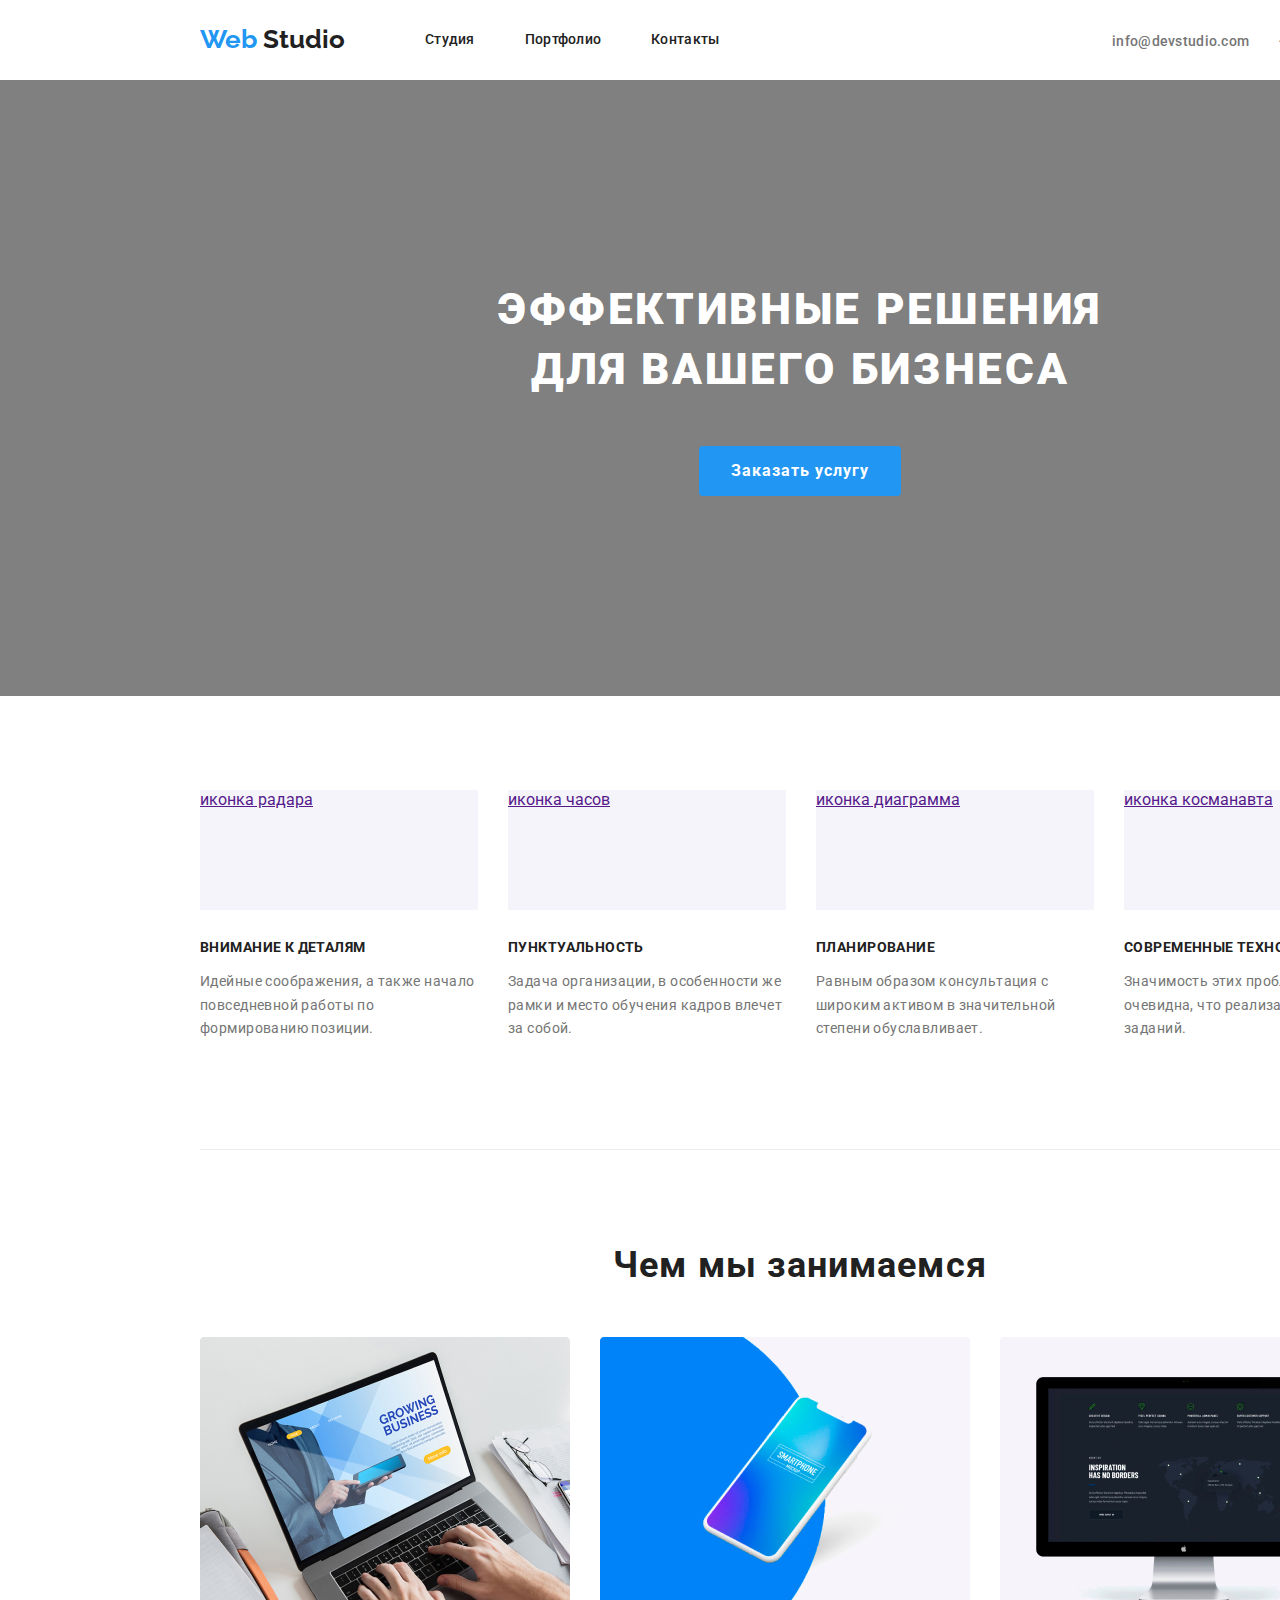
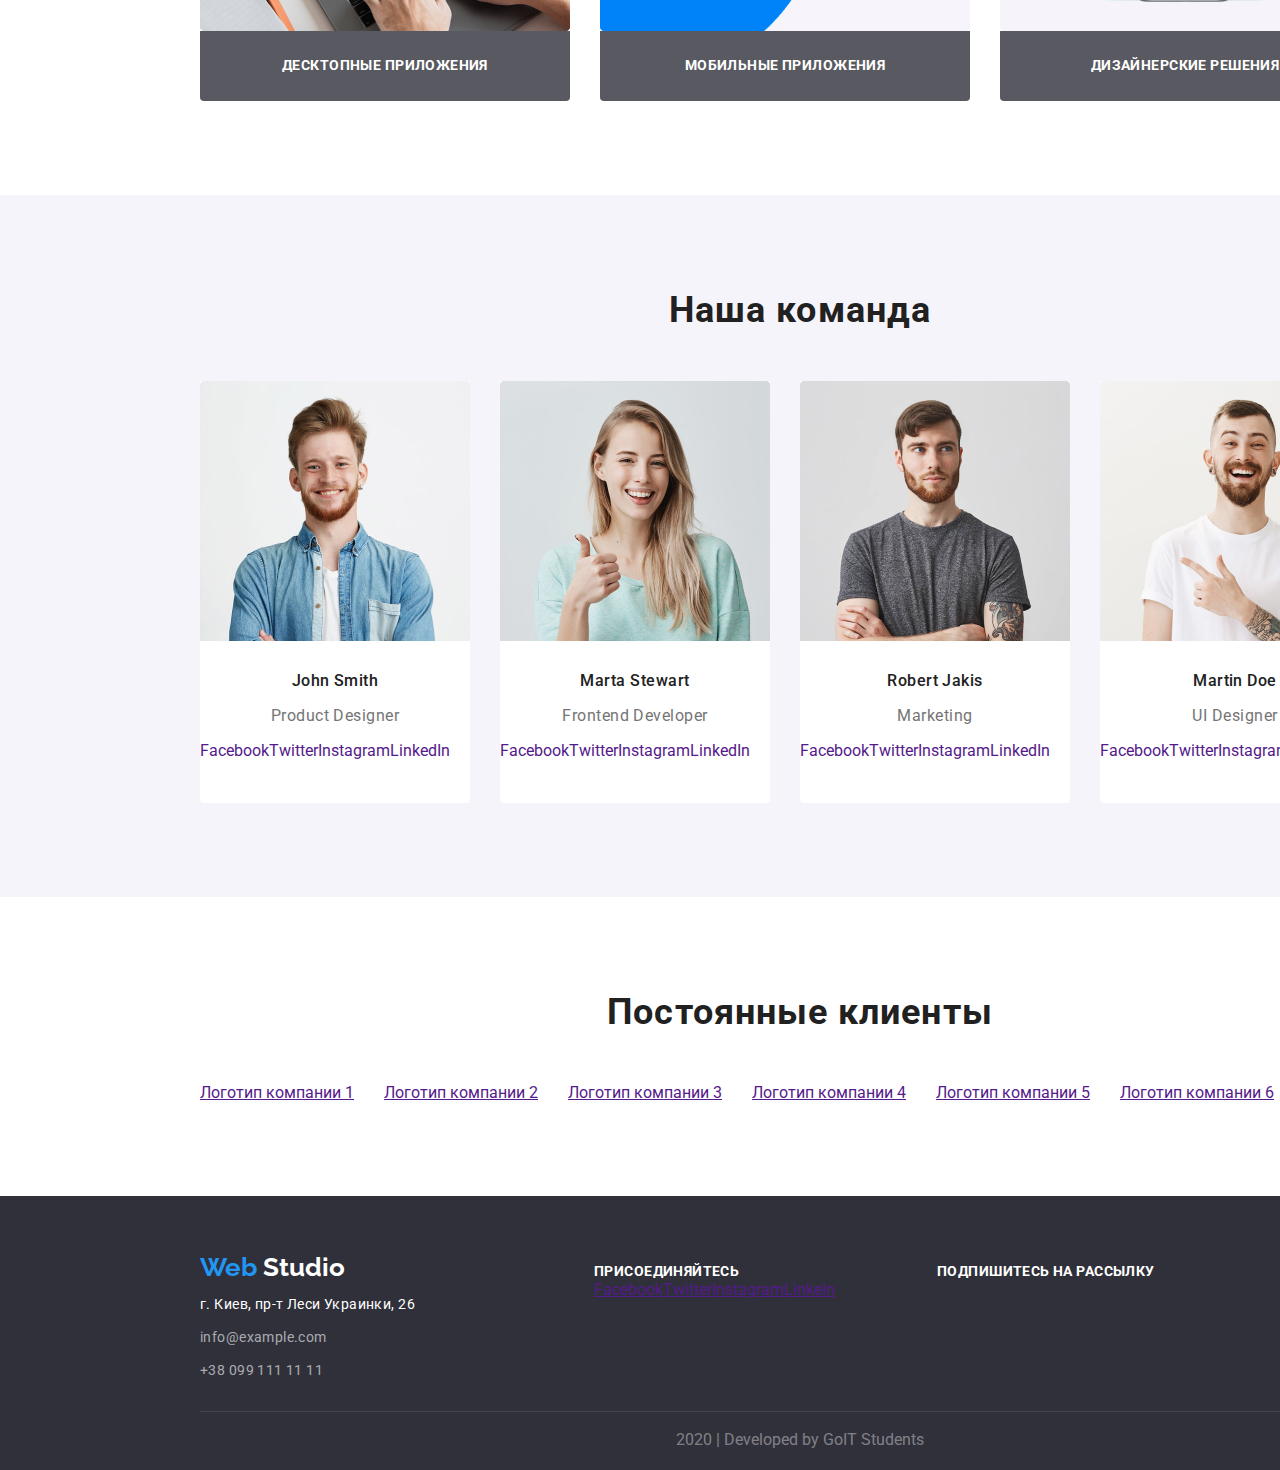
<file: index.html>
<!DOCTYPE html>
<html lang="ru">
  <head>
    <meta charset="UTF-8" />
    <meta name="viewport" content="width=device-width, initial-scale=1.0" />
    <link
      href="https://fonts.googleapis.com/css2?family=Raleway:wght@700&family=Roboto:wght@400;500;700;900&display=swap"
      rel="stylesheet"
    />
    <link rel="stylesheet" href="./css/main.css" />
    <title>Web studio</title>
  </head>
  <body>
    <!-- Шапка основной страницы -->
    <header class="header">
      <div class="nav-container">
        <nav class="nav">
          <a href="./index.html" class="logo"
            ><span class="logo-blue">Web</span>
            <span class="logo-black">Studio</span></a
          >

          <ul class="site-nav list">
            <li class="item">
              <a href="./index.html" class="nav-link link-accent">Студия</a>
            </li>
            <li class="item">
              <a href="./portflio.html" class="nav-link link-accent"
                >Портфолио</a
              >
            </li>
            <li class="item">
              <a href="" class="nav-link link-accent">Контакты</a>
            </li>
          </ul>
        </nav>

        <ul class="contact list">
          <li class="item">
            <a href="mailto:info@devstudio.com" class="contact-link link-accent"
              >info@devstudio.com</a
            >
          </li>
          <li class="item">
            <a href="tel:+380961111111" class="contact-link link-accent"
              >+38 096 111 11 11</a
            >
          </li>
        </ul>
      </div>
    </header>

    <!-- Основной контейнер -->
    <main>
      <!-- Секция Герой -->
      <section class="hero-scn">
        <div class="hero">
          <h1 class="hero-title">эффективные решения для вашего бизнеса</h1>
          <a href="" class="button">Заказать услугу</a>
        </div>
      </section>

      <!-- Секция преимущества -->
      <section class="advantages">
        <h2 class="main-title in-hide">Преимущества</h2>
        <ul class="advant-items list container">
          <li class="item">
            <a href="" aria-label="иконка радара" class="icon">иконка радара</a>
            <h3 class="advantages-title">Внимание к деталям</h3>
            <p class="advantages-description">
              Идейные соображения, а также начало повседневной работы по
              формированию позиции.
            </p>
          </li>
          <li class="item">
            <a href="" aria-label="иконка часов" class="icon">иконка часов</a>
            <h3 class="advantages-title">Пунктуальность</h3>
            <p class="advantages-description">
              Задача организации, в особенности же рамки и место обучения кадров
              влечет за собой.
            </p>
          </li>
          <li class="item">
            <a href="" aria-label="иконка диаграмма" class="icon"
              >иконка диаграмма</a
            >
            <h3 class="advantages-title">Планирование</h3>
            <p class="advantages-description">
              Равным образом консультация с широким активом в значительной
              степени обуславливает.
            </p>
          </li>
          <li class="item">
            <a href="" aria-label="иконка косманавта" class="icon"
              >иконка косманавта</a
            >
            <h3 class="advantages-title">Современные технологии</h3>
            <p class="advantages-description">
              Значимость этих проблем настолько очевидна, что реализация
              плановых заданий.
            </p>
          </li>
        </ul>
      </section>

      <!-- Секция занятий -->
      <section class="occupations">
        <h2 class="main-title">Чем мы занимаемся</h2>
        <ul class="occupations-items list container">
          <li class="item">
            <a href="" class="link">
              <img
                src="./images-web-studio-page/Десктопные-приложения.jpg"
                alt="ноутбук на столе"
                width="370"
                height="294"
              />
              <h3 class="occupations-list-item">Десктопные приложения</h3>
            </a>
          </li>
          <li class="item">
            <a href="" class="link">
              <img
                src="./images-web-studio-page/Мобильные-приложения.jpg"
                alt="смартфон"
                width="370"
                height="294"
              />
              <h3 class="occupations-list-item">Мобильные приложения</h3>
            </a>
          </li>
          <li class="item">
            <a href="" class="link">
              <img
                src="./images-web-studio-page/Дизайнерские-решения.jpg"
                alt="моноблок"
                width="370"
                height="294"
              />
              <h3 class="occupations-list-item">Дизайнерские решения</h3>
            </a>
          </li>
        </ul>
      </section>

      <!-- Наша команда -->
      <section class="our-team">
        <h2 class="main-title">Наша команда</h2>
        <ul class="item-cards list container">
          <li class="item">
            <img
              src="./images-web-studio-page/John-Smith.jpg"
              alt="фото Джона Смита"
              width="270"
              height="260"
            />
            <h3 class="card-title">John Smith</h3>
            <p class="position">Product Designer</p>
            <ul class="list">
              <li>
                <a href="" class="icon" aria-label="Facebook">Facebook</a>
              </li>
              <li>
                <a href="" class="icon" aria-label="Twitter">Twitter</a>
              </li>
              <li>
                <a href="" class="icon" aria-label="Instagram">Instagram</a>
              </li>
              <li>
                <a href="" class="icon" aria-label="LinkedIn">LinkedIn</a>
              </li>
            </ul>
          </li>
          <li class="item">
            <img
              src="./images-web-studio-page/Marta-Stewart.jpg"
              alt="фото Марты Стюарт"
              width="270"
              height="260"
            />
            <h3 class="card-title">Marta Stewart</h3>
            <p class="position">Frontend Developer</p>
            <ul class="list">
              <li>
                <a href="" class="icon" aria-label="Facebook">Facebook</a>
              </li>
              <li>
                <a href="" class="icon" aria-label="Twitter">Twitter</a>
              </li>
              <li>
                <a href="" class="icon" aria-label="Instagram">Instagram</a>
              </li>
              <li>
                <a href="" class="icon" aria-label="LinkedIn">LinkedIn</a>
              </li>
            </ul>
          </li>

          <li class="item">
            <img
              src="./images-web-studio-page/Robert-Jakis.jpg"
              alt="фото Роберта Джекиса"
              width="270"
              height="260"
            />
            <h3 class="card-title">Robert Jakis</h3>
            <p class="position">Marketing</p>
            <ul class="list">
              <li>
                <a href="" class="icon" aria-label="Facebook">Facebook</a>
              </li>
              <li>
                <a href="" class="icon" aria-label="Twitter">Twitter</a>
              </li>
              <li>
                <a href="" class="icon" aria-label="Instagram">Instagram</a>
              </li>
              <li>
                <a href="" class="icon" aria-label="LinkedIn">LinkedIn</a>
              </li>
            </ul>
          </li>
          <li class="item">
            <img
              src="./images-web-studio-page/Martin-Doe.jpg"
              alt="фото Мартина Ду"
              width="270"
              height="260"
            />
            <h3 class="card-title">Martin Doe</h3>
            <p class="position">UI Designer</p>
            <ul class="list">
              <li>
                <a href="" class="icon" aria-label="Facebook">Facebook</a>
              </li>
              <li>
                <a href="" class="icon" aria-label="Twitter">Twitter</a>
              </li>
              <li>
                <a href="" class="icon" aria-label="Instagram">Instagram</a>
              </li>
              <li>
                <a href="" class="icon" aria-label="LinkedIn">LinkedIn</a>
              </li>
            </ul>
          </li>
        </ul>
      </section>

      <!-- Секция постоянные клиенты -->
      <section class="clients">
        <h2 class="main-title">Постоянные клиенты</h2>
        <ul class="list container">
          <li class="item">
            <a href="" aria-label="Логотип компании 1">Логотип компании 1</a>
          </li>
          <li class="item">
            <a href="" aria-label="Логотип компании 2">Логотип компании 2</a>
          </li>
          <li class="item">
            <a href="" aria-label="Логотип компании 3">Логотип компании 3</a>
          </li>
          <li class="item">
            <a href="" aria-label="Логотип компании 4">Логотип компании 4</a>
          </li>
          <li class="item">
            <a href="" aria-label="Логотип компании 5">Логотип компании 5</a>
          </li>
          <li class="item">
            <a href="" aria-label="Логотип компании 6">Логотип компании 6</a>
          </li>
        </ul>
      </section>
    </main>

    <!-- Подвал -->
    <footer class="footer">
      <div class="footer-container">
        <div class="footer-contacts-cntr">
          <a href="./index.html" class="logo"
            ><span class="logo-blue">Web</span>
            <span class="logo-white">Studio</span></a
          >
          <address class="footer-contacts">
            <p class="footer-address">г. Киев, пр-т Леси Украинки, 26</p>
            <p class="footer-mail">info@example.com</p>
            <p class="footer-number">+38 099 111 11 11</p>
          </address>
        </div>
        <div class="footer-call-cntr">
          <b class="footer-call">присоединяйтесь</b>
          <ul class="items list">
            <li><a href="" class="icon">Facebook</a></li>
            <li><a href="" class="icon">Twitter</a></li>
            <li><a href="" class="icon">Instagram</a></li>
            <li><a href="" class="icon">LinkeIn</a></li>
          </ul>
        </div>
        <div class="mailling-cntr">
          <b class="mailling">Подпишитесь на рассылку</b>
        </div>
      </div>
      <p class="copyrights-cntr">2020 | Developed by GoIT Students</p>
    </footer>
  </body>
</html>
</file>
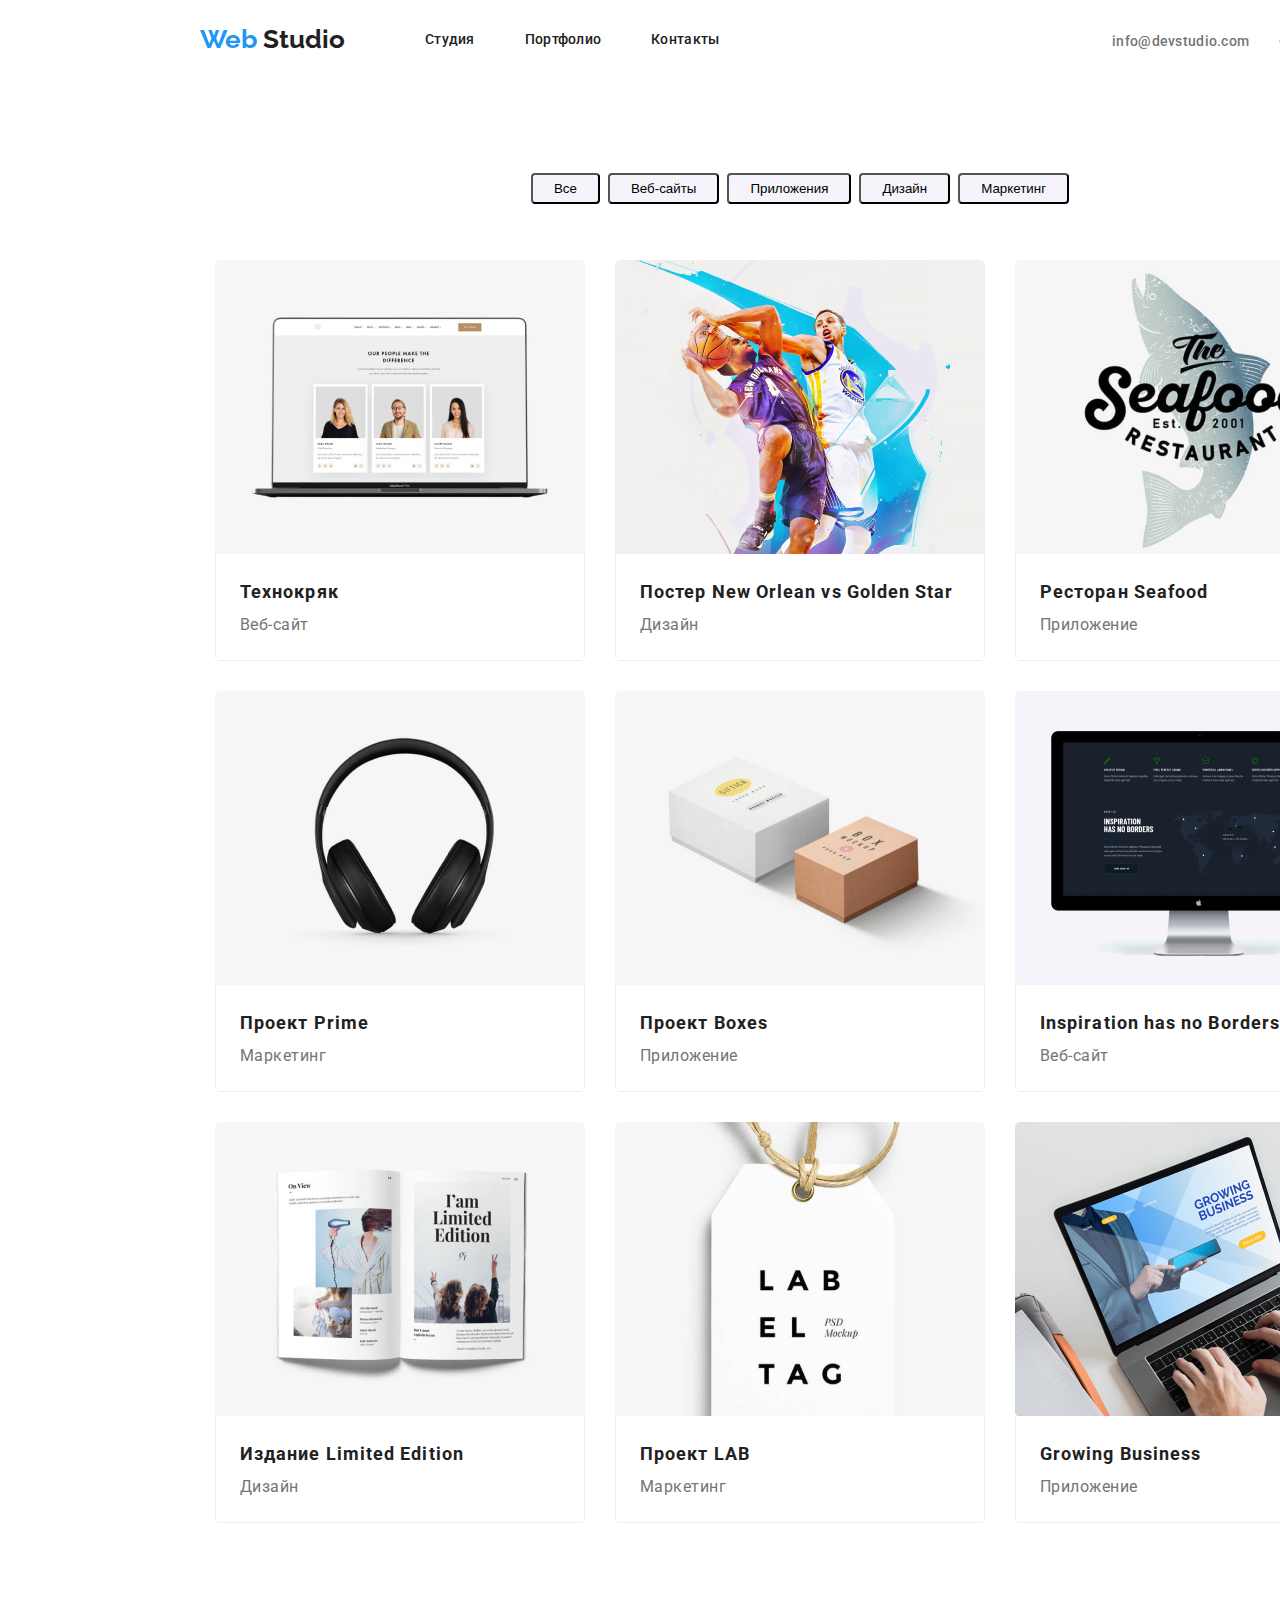
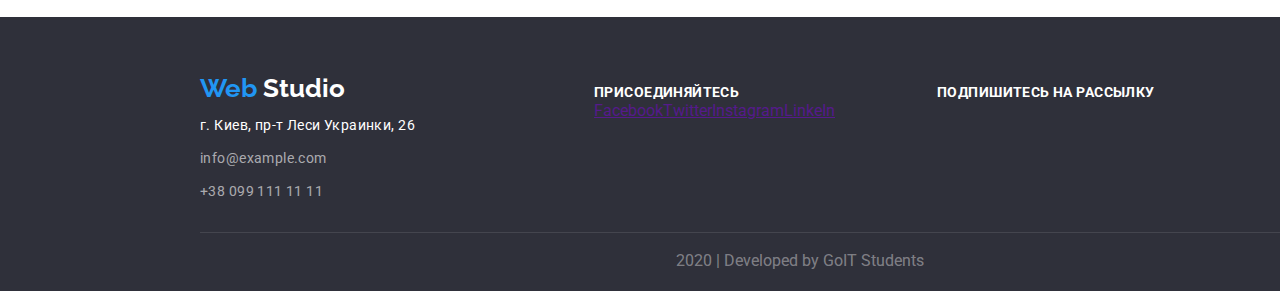
<file: portflio.html>
<!DOCTYPE html>
<html lang="ru">
  <head>
    <meta charset="UTF-8" />
    <meta name="viewport" content="width=device-width, initial-scale=1.0" />
    <link
      href="https://fonts.googleapis.com/css2?family=Raleway:wght@700&family=Roboto:wght@400;500;700;900&display=swap"
      rel="stylesheet"
    />
    <link rel="stylesheet" href="./css/main.css" />
    <title>Portfolio</title>
  </head>
  <body>
    <!-- Шапка -->
    <header class="header">
      <div class="nav-container">
        <nav class="nav">
          <a href="./index.html" class="logo"
            ><span class="logo-blue">Web</span>
            <span class="logo-black">Studio</span></a
          >

          <ul class="site-nav list">
            <li class="item">
              <a href="./index.html" class="nav-link link-accent">Студия</a>
            </li>
            <li class="item">
              <a href="./portflio.html" class="nav-link link-accent"
                >Портфолио</a
              >
            </li>
            <li class="item">
              <a href="" class="nav-link link-accent">Контакты</a>
            </li>
          </ul>
        </nav>

        <ul class="contact list">
          <li class="item">
            <a href="mailto:info@devstudio.com" class="contact-link link-accent"
              >info@devstudio.com</a
            >
          </li>
          <li class="item">
            <a href="tel:+380961111111" class="contact-link link-accent"
              >+38 096 111 11 11</a
            >
          </li>
        </ul>
      </div>
    </header>

    <!-- Основной контейнер -->
    <main class="main">
      <section class="work-examples">
        <h1 class="subject in-hide">Примеры работ</h1>
        <ul class="buttons list">
          <li class="item">
            <button type="button" class="filter">Все</button>
          </li>
          <li class="item">
            <button type="button" class="filter">Веб-сайты</button>
          </li>
          <li class="item">
            <button type="button" class="filter">Приложения</button>
          </li>
          <li class="item">
            <button type="button" class="filter">Дизайн</button>
          </li>
          <li class="item">
            <button type="button" class="filter">Маркетинг</button>
          </li>
        </ul>
        <div class="wrap-container">
          <ul class="wrap list">
            <li class="item">
              <a href="" class="link"
                ><img
                  src="./images-portfolio-page/Tehnockryak.jpg"
                  alt="ноутбук с трёмя фотокарточками"
                  width="370"
                  height="294"
                />
                <p class="in-hide">
                  Технокряк это современная площадка распространения
                  коронавируса. Компании используют эту платформу для цифрового
                  шпионажа и атак на защищённые сервера конкурентов.
                </p>
                <div class="card-content">
                  <h2 class="subject-list">Технокряк</h2>
                  <p class="description">Веб-сайт</p>
                </div>
              </a>
            </li>
            <li class="item">
              <a href="" class="link"
                ><img
                  src="./images-portfolio-page/orlean-vs-golden-stars.jpg"
                  alt="два баскетболиста"
                  width="370"
                  height="294"
                />
                <p class="in-hide">
                  Технокряк это современная площадка распространения
                  коронавируса. Компании используют эту платформу для цифрового
                  шпионажа и атак на защищённые сервера конкурентов.
                </p>
                <div class="card-content">
                  <h2 class="subject-list change-fs">
                    Постер New Orlean vs Golden Star
                  </h2>
                  <p class="description">Дизайн</p>
                </div>
              </a>
            </li>
            <li class="item">
              <a href="" class="link"
                ><img
                  src="./images-portfolio-page/restoran-seafood.jpg"
                  alt="морепродукт"
                  width="370"
                  height="294"
                />
                <p class="in-hide">
                  Технокряк это современная площадка распространения
                  коронавируса. Компании используют эту платформу для цифрового
                  шпионажа и атак на защищённые сервера конкурентов.
                </p>
                <div class="card-content">
                  <h2 class="subject-list">Ресторан Seafood</h2>
                  <p class="description">Приложение</p>
                </div>
              </a>
            </li>
            <li class="item">
              <a href="" class="link"
                ><img
                  src="./images-portfolio-page/project-prime.jpg"
                  alt="наушники"
                  width="370"
                  height="294"
                />
                <p class="in-hide">
                  Технокряк это современная площадка распространения
                  коронавируса. Компании используют эту платформу для цифрового
                  шпионажа и атак на защищённые сервера конкурентов.
                </p>
                <div class="card-content">
                  <h2 class="subject-list">Проект Prime</h2>
                  <p class="description">Маркетинг</p>
                </div>
              </a>
            </li>
            <li class="item">
              <a href="" class="link"
                ><img
                  src="./images-portfolio-page/project-boxes.jpg"
                  alt="две коробки"
                  width="370"
                  height="294"
                />
                <p class="in-hide">
                  Технокряк это современная площадка распространения
                  коронавируса. Компании используют эту платформу для цифрового
                  шпионажа и атак на защищённые сервера конкурентов.
                </p>
                <div class="card-content">
                  <h2 class="subject-list">Проект Boxes</h2>
                  <p class="description">Приложение</p>
                </div>
              </a>
            </li>
            <li class="item">
              <a href="" class="link"
                ><img
                  src="./images-portfolio-page/inspiration-has-no-borders.jpg"
                  alt="моноблок"
                  width="370"
                  height="294"
                />
                <p class="in-hide">
                  Технокряк это современная площадка распространения
                  коронавируса. Компании используют эту платформу для цифрового
                  шпионажа и атак на защищённые сервера конкурентов.
                </p>
                <div class="card-content">
                  <h2 class="subject-list">Inspiration has no Borders</h2>
                  <p class="description">Веб-сайт</p>
                </div>
              </a>
            </li>
            <li class="item">
              <a href="" class="link"
                ><img
                  src="./images-portfolio-page/publication-limited-edition.jpg"
                  alt="журнал"
                  width="370"
                  height="294"
                />
                <p class="in-hide">
                  Технокряк это современная площадка распространения
                  коронавируса. Компании используют эту платформу для цифрового
                  шпионажа и атак на защищённые сервера конкурентов.
                </p>
                <div class="card-content">
                  <h2 class="subject-list">Издание Limited Edition</h2>
                  <p class="description">Дизайн</p>
                </div>
              </a>
            </li>
            <li class="item">
              <a href="" class="link"
                ><img
                  src="./images-portfolio-page/project-lab.jpg"
                  alt="бирка на веревочке"
                  width="370"
                  height="294"
                />
                <p class="in-hide">
                  Технокряк это современная площадка распространения
                  коронавируса. Компании используют эту платформу для цифрового
                  шпионажа и атак на защищённые сервера конкурентов.
                </p>
                <div class="card-content">
                  <h2 class="subject-list">Проект LAB</h2>
                  <p class="description">Маркетинг</p>
                </div>
              </a>
            </li>
            <li class="item">
              <a href="" class="link"
                ><img
                  src="./images-portfolio-page/groving-business.jpg"
                  alt="руки набирают текст на ноутбуке"
                  width="370"
                  height="294"
                />
                <p class="in-hide">
                  Технокряк это современная площадка распространения
                  коронавируса. Компании используют эту платформу для цифрового
                  шпионажа и атак на защищённые сервера конкурентов.
                </p>
                <div class="card-content">
                  <h2 class="subject-list">Growing Business</h2>
                  <p class="description">Приложение</p>
                </div>
              </a>
            </li>
          </ul>
        </div>
      </section>
    </main>

    <!-- Подвал -->
    <footer class="footer">
      <div class="footer-container">
        <div class="footer-contacts-cntr">
          <a href="./index.html" class="logo"
            ><span class="logo-blue">Web</span>
            <span class="logo-white">Studio</span></a
          >
          <address class="footer-contacts">
            <p class="footer-address">г. Киев, пр-т Леси Украинки, 26</p>
            <p class="footer-mail">info@example.com</p>
            <p class="footer-number">+38 099 111 11 11</p>
          </address>
        </div>
        <div class="footer-call-cntr">
          <b class="footer-call">присоединяйтесь</b>
          <ul class="items list">
            <li><a href="" class="icon">Facebook</a></li>
            <li><a href="" class="icon">Twitter</a></li>
            <li><a href="" class="icon">Instagram</a></li>
            <li><a href="" class="icon">LinkeIn</a></li>
          </ul>
        </div>
        <div class="mailling-cntr">
          <b class="mailling">Подпишитесь на рассылку</b>
        </div>
      </div>
      <p class="copyrights-cntr">2020 | Developed by GoIT Students</p>
    </footer>
  </body>
</html>
</file>
<file: css/main.css>
/* Палитра цветов */
/* цвет основного текста - #757575 */
/* вторичный цвет текста - #212121 */
/* цвет текста подвала вторичный - rgba(255, 255, 255, 0.6) */
/* цвет акцента - #2196F3 */

/* основной цвет фона - #ffffff*/
/* вторичный цвет фона - #F5F4FA */
/* цвет подвала - #2F303A */

:root {
  --main-text-color: #757575;
  --title-text-color: #212121;
  --accent-color: #2196f3;
  --main-white-color: #ffffff;
  --main-bcg-color: #e5e5e5;
  --secondary-bcg-color: #f5f4fa;
  --footer-bgc-color: #2f303a;
  --footer-text-color: rgba(255, 255, 255, 0.6);
  --footer-copyright-color: rgba(255, 255, 255, 0.4);
}

html {
  box-sizing: border-box;
}

*,
*::before,
*::after {
  box-sizing: inherit;
}

body {
  color: var(--main-text-color);
  background-color: var(--main-bcg-color);

  font-family: "Roboto", sans-serif;

  margin: 0;
}

img {
  display: block;
}

/* Утилитарный класс списка */
.list {
  display: flex;
  margin: 0;
  padding: 0;
  list-style: none;
}

/* Утилитарный класс ссылки */
.link {
  display: inline-block;
  text-decoration: none;
}

.link-accent:hover,
.link-accent:focus {
  border-bottom: 4px solid var(--accent-color);
  border-radius: 2px;

  color: var(--accent-color);
}

/* Утилитарный класс оснавной контейнер */
.container {
  display: flex;
  margin-left: auto;
  margin-right: auto;
  width: 1200px;
  /* padding-left: 20px;
  padding-right: 20px; */
}

/* Утилитарный класс основный заголовков */
.main-title {
  width: 1200px;
  text-align: center;
  margin-top: 0;
  margin-bottom: 50px;
  margin-left: auto;
  margin-right: auto;
  /* background-color: brown; */

  color: var(--title-text-color);
  font-weight: 700;
  font-size: 36px;
  line-height: 1.17;
  letter-spacing: 0.03em;
}

/* Утилита hide */
.in-hide {
  display: none;
}

/* Шапка */
.header {
  width: 1600px;
  margin-left: auto;
  margin-right: auto;

  background-color: var(--main-white-color);
}

.nav-container {
  display: flex;
  align-items: center;
  margin-left: auto;
  margin-right: auto;
  height: 80px;
  width: 1200px;
}

.nav {
  display: flex;
}

.logo {
  display: inline-block;
  padding-top: 24px;
  padding-bottom: 25px;

  text-decoration: none;
  font-family: "Raleway", sans-serif;
  font-weight: 700;
  font-size: 26px;
  line-height: 1.19;
}

.logo-blue {
  color: var(--accent-color);
}

.logo-black {
  color: var(--title-text-color);
}

.site-nav {
  margin-left: 80px;
}

.site-nav .item:not(:first-child) {
  margin-left: 50px;
}

.site-nav > .item,
.nav-link {
  padding-top: 32px;
  padding-bottom: 28px;
  color: var(--title-text-color);

  font-weight: 500;
  font-size: 14px;
  line-height: 1.14;
  letter-spacing: 0.02em;
  text-decoration: none;
}

.contact {
  margin-left: auto;
}

.contact-link {
  color: var(--main-text-color);

  font-weight: 500;
  font-size: 14px;
  line-height: 1.14;
  letter-spacing: 0.02em;
  text-decoration: none;
}

.contact > .item + .item {
  margin-left: 30px;
}

/* Герой */

.hero-scn {
  width: 1600px;
  margin-left: auto;
  margin-right: auto;
  padding-top: 200px;
  padding-bottom: 200px;

  background-color: grey;
}

.hero {
  text-align: center;
}

.hero-title {
  width: 646px;
  margin-top: 0;
  margin-right: auto;
  margin-left: auto;
  margin-bottom: 46px;

  color: var(--main-white-color);
  font-weight: 900;
  font-size: 44px;
  line-height: 1.36;
  letter-spacing: 0.06em;
  text-transform: uppercase;
}

.button {
  display: inline-block;
  min-width: 200px;
  height: 50px;
  padding: 10px 32px;
  border-radius: 4px;

  color: var(--main-white-color);
  background-color: var(--accent-color);

  text-decoration: none;
  font-weight: bold;
  font-size: 16px;
  line-height: 1.88;
  letter-spacing: 0.06em;
}

/* Секция преимущества */

.advantages {
  width: 1600px;
  margin-left: auto;
  margin-right: auto;
  padding-top: 94px;
  /* padding-bottom: 94px; */

  background-color: var(--main-white-color);
}

.advantages-title {
  margin-top: 30px;
  margin-bottom: 10px;

  color: var(--title-text-color);

  font-weight: 700;
  font-size: 14px;
  line-height: 1.14;
  letter-spacing: 0.03em;
  text-transform: uppercase;
}

.advantages-description {
  font-weight: 400;
  font-size: 14px;
  line-height: 1.71;
  letter-spacing: 0.03em;
}

.advant-items {
  padding-bottom: 94px;
  border-bottom: 1px solid #ececec;
}

.advant-items > .item + .item {
  margin-left: 30px;
}

.item > .icon {
  display: inline-block;
  width: 278px;
  height: 120px;

  background-color: var(--secondary-bcg-color);
}

/* Секция занятий */

.occupations {
  width: 1600px;
  margin-left: auto;
  margin-right: auto;
  padding-top: 94px;
  padding-bottom: 94px;

  background-color: var(--main-white-color);
}

.occupations-list-item {
  width: 370px;
  height: 70px;
  display: flex;
  align-items: center;
  justify-content: center;
  margin: 0;
  border-bottom-left-radius: 4px;
  border-bottom-right-radius: 4px;

  color: var(--main-white-color);
  background-color: rgba(47, 48, 58, 0.8);

  font-weight: 700;
  font-size: 14px;
  line-height: 1.17;
  letter-spacing: 0.03em;
  text-transform: uppercase;
}

.occupations-items > .item + .item {
  margin-left: 30px;
}

/* Наша команда */

.our-team {
  width: 1600px;
  margin-right: auto;
  margin-left: auto;
  padding-top: 94px;
  padding-bottom: 94px;

  background-color: var(--secondary-bcg-color);
}

.card-title {
  margin-top: 30px;
  margin-bottom: 10px;

  color: var(--title-text-color);
  font-weight: 500;
  font-size: 16px;
  line-height: 1.19;
  letter-spacing: 0.03em;
}

.position {
  margin-bottom: 16px;

  font-weight: 400;
  font-size: 16px;
  line-height: 1.19;
  letter-spacing: 0.03em;
}

.item-cards > .item {
  width: 270px;
  height: 422px;
  border-bottom-left-radius: 4px;
  border-bottom-right-radius: 4px;
  text-align: center;

  background-color: var(--main-white-color);
}

.item-cards > .item + .item {
  margin-left: 30px;
}

.item-cards > .item .icon {
  text-decoration: none;
}

/* Секция постоянные клиенты */

.clients {
  width: 1600px;
  margin-right: auto;
  margin-left: auto;
  padding-top: 94px;
  padding-bottom: 94px;

  background-color: var(--main-white-color);
}

.clients .item.item:not(:first-child) {
  margin-left: 30px;
}

/* Подвал */

.footer {
  width: 1600px;
  margin-left: auto;
  margin-right: auto;
  padding-top: 56px;
  padding-right: 200px;
  padding-left: 200px;

  background-color: var(--footer-bgc-color);
}

.footer-call-cntr {
  margin-left: 179px;
}

.mailling-cntr {
  margin-left: 102px;
}

.footer-container {
  display: flex;
  width: 1200px;
  margin-left: auto;
  margin-right: auto;
  align-items: baseline;
  padding-bottom: 28px;
}

.footer .logo {
  margin-bottom: 10px;
  padding: 0;
}

.logo-white {
  color: var(--main-white-color);
}

.footer-contacts {
  margin: 0;

  font-style: normal;
}

.footer-address,
.footer-mail,
.footer-number {
  display: block;

  font-weight: 400;
  font-size: 14px;
  line-height: 1.71;
  letter-spacing: 0.03em;
}

.footer-address {
  margin-top: 0;
  margin-bottom: 9px;

  color: var(--main-white-color);
}

.footer-mail {
  margin-top: 0;
  margin-bottom: 9px;

  color: var(--footer-text-color);
}

.footer-number {
  margin-top: 0;
  margin-bottom: 0;

  color: var(--footer-text-color);
}

.footer-call {
  color: var(--main-white-color);

  font-weight: bold;
  font-size: 14px;
  line-height: 1.14;
  letter-spacing: 0.03em;
  text-transform: uppercase;
}

.mailling {
  font-weight: bold;
  font-size: 14px;
  line-height: 1.14;
  letter-spacing: 0.03em;
  text-transform: uppercase;

  color: #ffffff;
}

.copyrights-cntr {
  display: inline-block;
  margin: 0px;
  width: 1200px;
  padding-top: 18px;
  padding-bottom: 21px;
  border-top: 1px solid rgba(255, 255, 255, 0.1);
  text-align: center;

  color: var(--footer-copyright-color);
}

.copyrights-cntr {
  margin: 0px;
}

/* Портфолио */

.main {
  width: 1600px;
  margin-right: auto;
  margin-left: auto;
  padding-top: 93px;

  background-color: var(--main-white-color);
}

.buttons {
  justify-content: center;
  width: 1200px;
  margin-right: auto;
  margin-left: auto;
  margin-bottom: 56px;
}

.buttons > .item:not(:first-child) {
  margin-left: 8px;
}

.wrap-container {
  width: 1200px;
  margin-right: auto;
  margin-left: auto;
  padding-bottom: 94px;
}

.wrap {
  flex-wrap: wrap;
  padding-right: 15px;
  padding-left: 15px;
}

.wrap > .item:nth-child(3n) {
  margin-right: 0;
}

.wrap > .item {
  width: calc((100% - 60px) / 3);
  margin-right: 30px;
  margin-bottom: 30px;
  border-radius: 5px;
  overflow: hidden;
}

/* .wrap > img {
  display: block;
  max-width: 100%;
  height: auto;
} */

.wrap > .item:nth-last-child(-n + 3) {
  margin-bottom: 0;
}

.card-content {
  border-left: 1px solid #eeeeee;
  border-right: 1px solid #eeeeee;
  border-bottom: 1px solid #eeeeee;
  padding-top: 20px;
  padding-right: 24px;
  padding-left: 24px;
  padding-bottom: 20px;
}

/* .card-content:nth-child(2), */
/* .wrap > .item:nth-child(2) > .card-content {
  padding-right: 20px;
} */

.subject-list {
  display: flex;
  margin: 0;
  text-align: center;
  justify-content: start;
  /* margin-top: 20px;
  margin-right: 24px;
  margin-left: 24px; */

  color: var(--title-text-color);

  font-weight: 700;
  font-size: 18px;
  line-height: 2;
  letter-spacing: 0.06em;
}

/* .change-fs {
  font-size: 16px;
} */

.work-examples .description {
  display: flex;
  margin: 0;
  text-align: center;
  justify-content: start;
  /* margin-right: 24px;
  margin-left: 24px;
  margin-bottom: 20px; */

  color: var(--main-text-color);
  font-weight: 400;
  font-size: 16px;
  line-height: 1.88;
  letter-spacing: 0.03em;
}

.filter {
  padding: 6px 21px;
  border-radius: 4px;

  background-color: #f5f4fa;
}

.filter:hover,
.filter:focus {
  background-color: var(--accent-color);
  color: var(--main-white-color);
}
</file>
